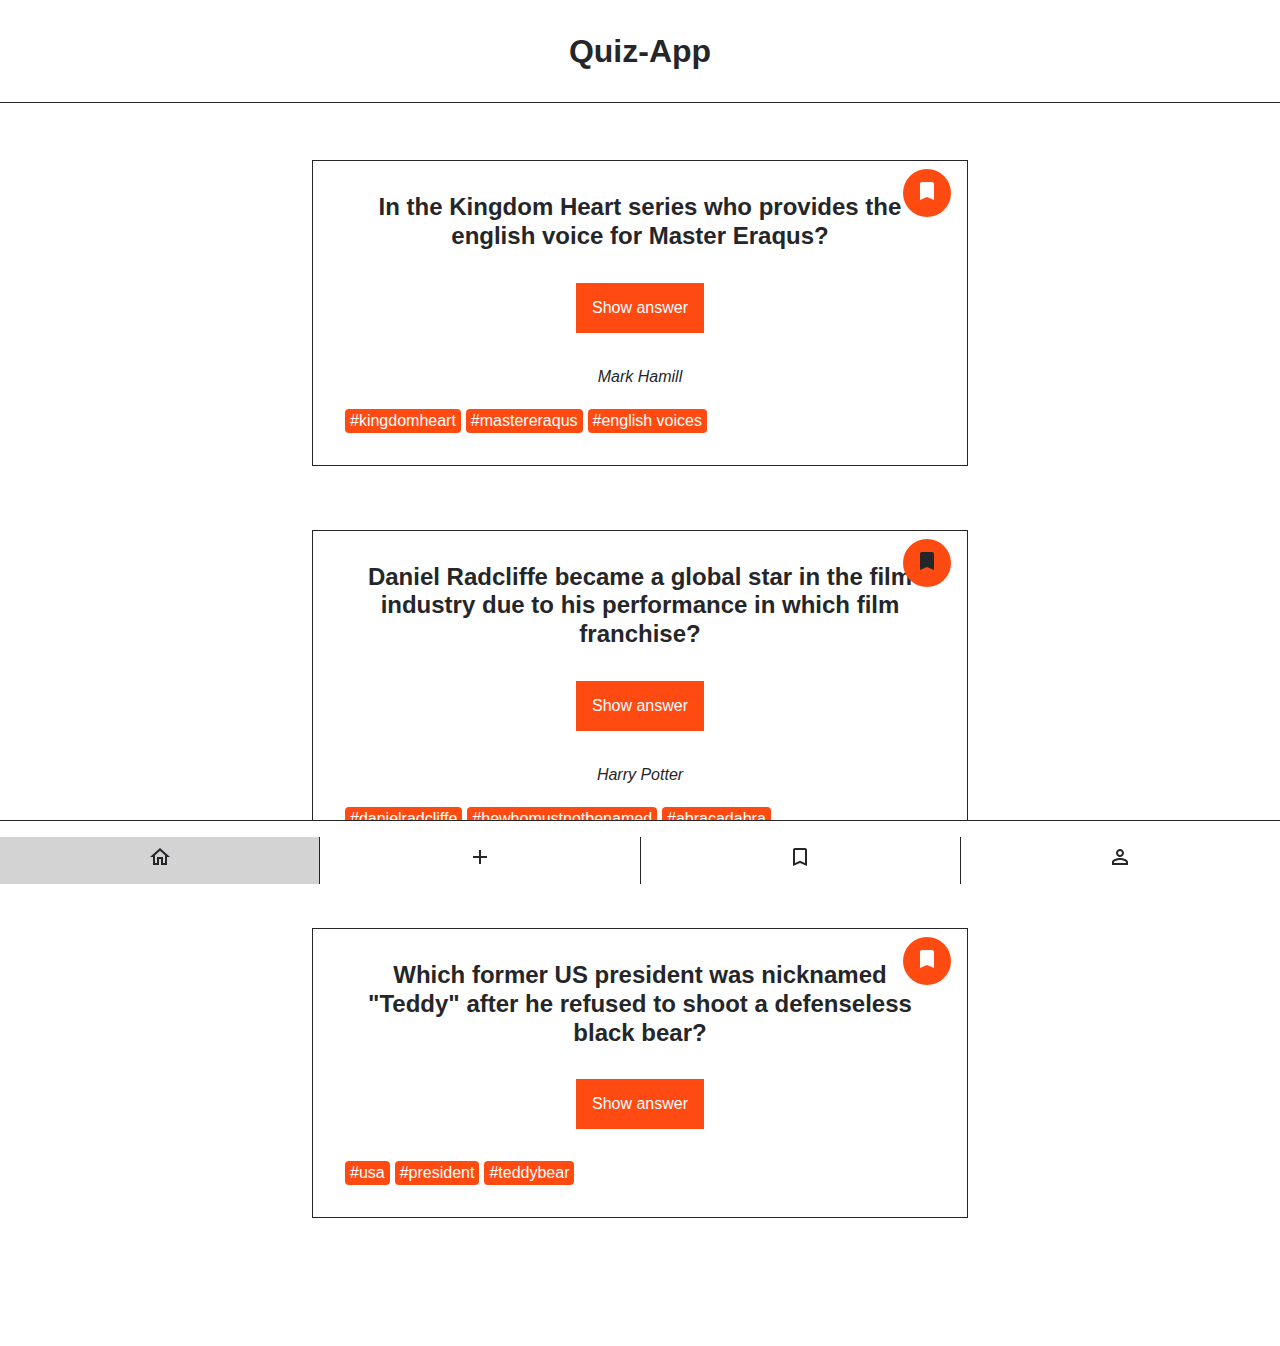
<file: index.html>
<!DOCTYPE html>
<html lang="en">
  <head>
    <meta charset="UTF-8" />
    <meta http-equiv="X-UA-Compatible" content="IE=edge" />
    <meta name="viewport" content="width=device-width, initial-scale=1.0" />
    <title>Quiz-App</title>
    <link rel="stylesheet" href="./styles.css" />
    <script src="index.js" defer></script>
  </head>
  <body>
    <header class="header">
      <h1 class="header__title">Quiz-App</h1>
    </header>
    <main>
      <ul class="card-list">
        <!--
                FIRST CARD
              -->
        <li class="card-list__item">
          <article class="card">
            <h2 class="card__question">
              In the Kingdom Heart series who provides the english voice for
              Master Eraqus?
            </h2>
            <button
              class="card__button-answer"
              type="button"
              data-js="answerButton"
            >
              Show answer
            </button>
            <p class="card__answer card__answer--active" data-js="answer">
              Mark Hamill
            </p>
            <ul class="card__tag-list">
              <li class="card__tag-list-item">#kingdomheart</li>
              <li class="card__tag-list-item">#mastereraqus</li>
              <li class="card__tag-list-item">#english voices</li>
            </ul>
            <div class="card__button-bookmark">
              <button
                class="bookmark"
                aria-label="bookmark"
                type="button"
                data-js="bookmark-button"
              >
                <svg
                  class="bookmark__icon"
                  xmlns="http://www.w3.org/2000/svg"
                  height="24px"
                  viewbox="0 0 24 24"
                  width="24px"
                  fill="#000000"
                >
                  <path d="M0 0h24v24H0V0z" fill="none" />
                  <path
                    d="M17 3H7c-1.1 0-2 .9-2 2v16l7-3 7 3V5c0-1.1-.9-2-2-2z"
                  />
                </svg>
              </button>
            </div>
          </article>
        </li>
        <!--
                SECOND CARD
              -->
        <li class="card-list__item">
          <article class="card">
            <h2 class="card__question">
              Daniel Radcliffe became a global star in the film industry due to
              his performance in which film franchise?
            </h2>
            <button class="card__button-answer" type="button">
              Show answer
            </button>
            <p class="card__answer card__answer--active">Harry Potter</p>
            <ul class="card__tag-list">
              <li class="card__tag-list-item">#danielradcliffe</li>
              <li class="card__tag-list-item">#hewhomustnotbenamed</li>
              <li class="card__tag-list-item">#abracadabra</li>
            </ul>
            <div class="card__button-bookmark">
              <button
                class="bookmark bookmark--active"
                aria-label="bookmark"
                type="button"
              >
                <svg
                  class="bookmark__icon"
                  xmlns="http://www.w3.org/2000/svg"
                  height="24px"
                  viewbox="0 0 24 24"
                  width="24px"
                  fill="#000000"
                >
                  <path d="M0 0h24v24H0V0z" fill="none" />
                  <path
                    d="M17 3H7c-1.1 0-2 .9-2 2v16l7-3 7 3V5c0-1.1-.9-2-2-2z"
                  />
                </svg>
              </button>
            </div>
          </article>
        </li>
        <!--
                THIRD CARD
              -->
        <li class="card-list__item">
          <article class="card">
            <h2 class="card__question">
              Which former US president was nicknamed &quot;Teddy&quot; after he
              refused to shoot a defenseless black bear?
            </h2>
            <button class="card__button-answer" type="button">
              Show answer
            </button>
            <p class="card__answer">Theodore Roosevelt</p>
            <ul class="card__tag-list">
              <li class="card__tag-list-item">#usa</li>
              <li class="card__tag-list-item">#president</li>
              <li class="card__tag-list-item">#teddybear</li>
            </ul>
            <div class="card__button-bookmark">
              <button class="bookmark" type="button">
                <svg
                  class="bookmark__icon"
                  xmlns="http://www.w3.org/2000/svg"
                  height="24px"
                  viewbox="0 0 24 24"
                  width="24px"
                  fill="#000000"
                >
                  <path d="M0 0h24v24H0V0z" fill="none" />
                  <path
                    d="M17 3H7c-1.1 0-2 .9-2 2v16l7-3 7 3V5c0-1.1-.9-2-2-2z"
                  />
                </svg>
              </button>
            </div>
          </article>
        </li>
      </ul>
    </main>

    <nav class="navigation">
      <ul class="navigation__list">
        <li class="navigation__list-item active">
          <a
            class="navigation__link"
            href="/index.html"
            aria-label="go to home page"
          >
            <svg
              xmlns="http://www.w3.org/2000/svg"
              height="24px"
              viewbox="0 0 24 24"
              width="24px"
              fill="#000000"
            >
              <path d="M0 0h24v24H0V0z" fill="none" />
              <path
                d="M12 5.69l5 4.5V18h-2v-6H9v6H7v-7.81l5-4.5M12 3L2 12h3v8h6v-6h2v6h6v-8h3L12 3z"
              />
            </svg>
          </a>
        </li>
        <li class="navigation__list-item">
          <a
            class="navigation__link"
            href="/form.html"
            aria-label="go to bookmarks page"
          >
            <svg
              xmlns="http://www.w3.org/2000/svg"
              height="24px"
              viewbox="0 0 24 24"
              width="24px"
              fill="#000000"
            >
              <path d="M0 0h24v24H0V0z" fill="none" />
              <path d="M19 13h-6v6h-2v-6H5v-2h6V5h2v6h6v2z" />
            </svg>
          </a>
        </li>
        <li class="navigation__list-item">
          <a
            class="navigation__link"
            href="/bookmarks.html"
            aria-label="go to bookmarks page"
          >
            <svg
              xmlns="http://www.w3.org/2000/svg"
              height="24px"
              viewbox="0 0 24 24"
              width="24px"
              fill="#000000"
            >
              <path d="M0 0h24v24H0V0z" fill="none" />
              <path
                d="M17 3H7c-1.1 0-2 .9-2 2v16l7-3 7 3V5c0-1.1-.9-2-2-2zm0 15l-5-2.18L7 18V5h10v13z"
              />
            </svg>
          </a>
        </li>
        <li class="navigation__list-item">
          <a
            class="navigation__link"
            href="/profile.html"
            aria-label="go to profile page"
          >
            <svg
              xmlns="http://www.w3.org/2000/svg"
              height="24px"
              viewbox="0 0 24 24"
              width="24px"
              fill="#000000"
            >
              <path d="M0 0h24v24H0V0z" fill="none" />
              <path
                d="M12 6c1.1 0 2 .9 2 2s-.9 2-2 2-2-.9-2-2 .9-2 2-2m0 9c2.7 0 5.8 1.29 6 2v1H6v-.99c.2-.72 3.3-2.01 6-2.01m0-11C9.79 4 8 5.79 8 8s1.79 4 4 4 4-1.79 4-4-1.79-4-4-4zm0 9c-2.67 0-8 1.34-8 4v3h16v-3c0-2.66-5.33-4-8-4z"
              />
            </svg>
          </a>
        </li>
      </ul>
    </nav>
  </body>
</html>
</file>
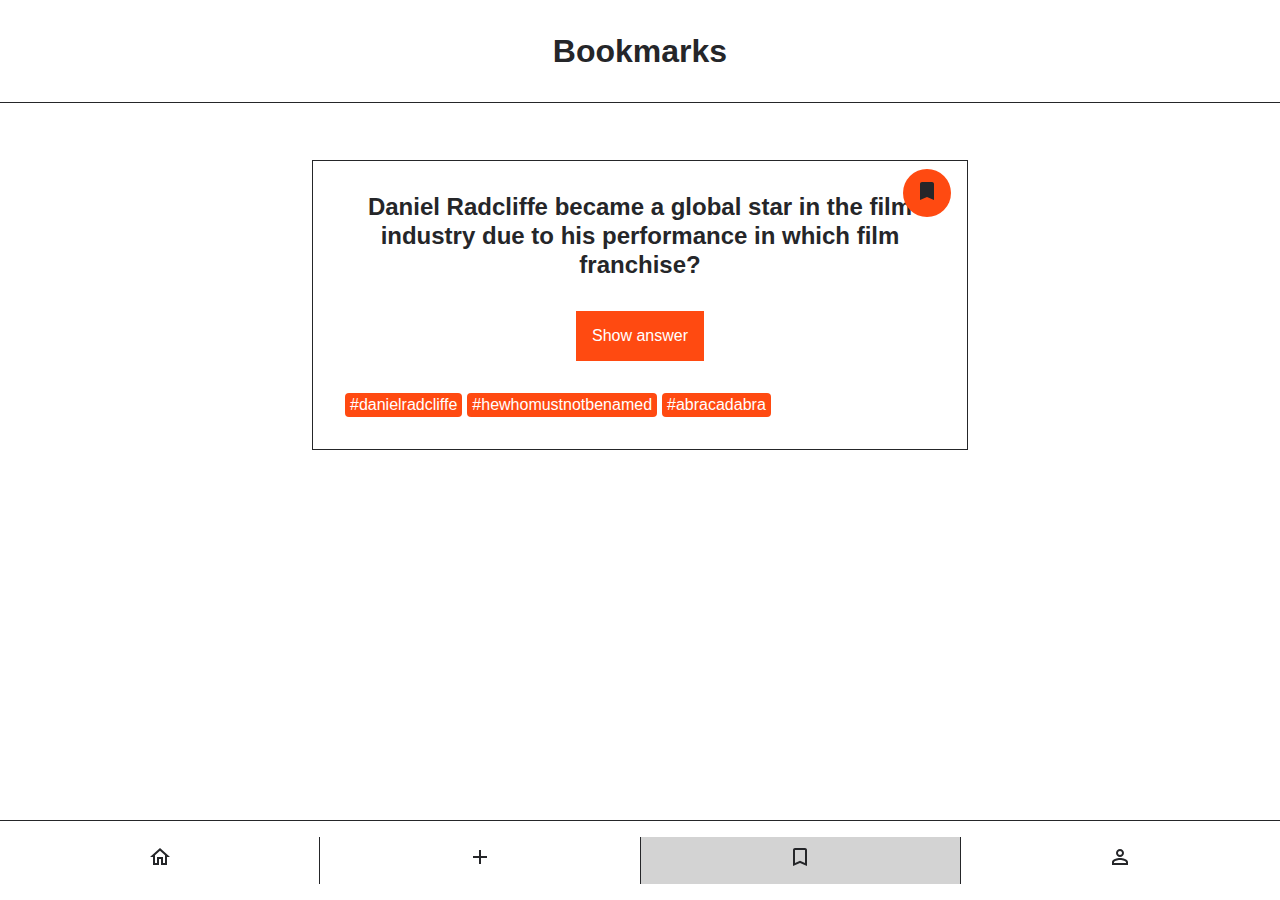
<file: bookmarks.html>
<!DOCTYPE html>
<html lang="en">
  <head>
    <meta charset="UTF-8" />
    <meta http-equiv="X-UA-Compatible" content="IE=edge" />
    <meta name="viewport" content="width=device-width, initial-scale=1.0" />
    <title>Quiz-App</title>
    <link rel="stylesheet" href="./styles.css" />
  </head>
  <body>
    <header class="header">
      <h1 class="header__title">Bookmarks</h1>
    </header>
    <main>
      <ul class="card-list">
        <li class="card-list__item">
          <article class="card">
            <h2 class="card__question">
              Daniel Radcliffe became a global star in the film industry due to
              his performance in which film franchise?
            </h2>
            <button class="card__button-answer" type="button">
              Show answer
            </button>
            <p class="card__answer">Harry Potter</p>
            <ul class="card__tag-list">
              <li class="card__tag-list-item">#danielradcliffe</li>
              <li class="card__tag-list-item">#hewhomustnotbenamed</li>
              <li class="card__tag-list-item">#abracadabra</li>
            </ul>
            <div class="card__button-bookmark">
              <button
                class="bookmark bookmark--active"
                aria-label="bookmark"
                type="button"
              >
                <svg
                  class="bookmark__icon"
                  xmlns="http://www.w3.org/2000/svg"
                  height="24px"
                  viewbox="0 0 24 24"
                  width="24px"
                  fill="#000000"
                >
                  <path d="M0 0h24v24H0V0z" fill="none" />
                  <path
                    d="M17 3H7c-1.1 0-2 .9-2 2v16l7-3 7 3V5c0-1.1-.9-2-2-2z"
                  />
                </svg>
              </button>
            </div>
          </article>
        </li>
      </ul>
    </main>

    <nav class="navigation">
      <ul class="navigation__list">
        <li class="navigation__list-item">
          <a
            class="navigation__link"
            href="/index.html"
            aria-label="go to home page"
          >
            <svg
              xmlns="http://www.w3.org/2000/svg"
              height="24px"
              viewbox="0 0 24 24"
              width="24px"
              fill="#000000"
            >
              <path d="M0 0h24v24H0V0z" fill="none" />
              <path
                d="M12 5.69l5 4.5V18h-2v-6H9v6H7v-7.81l5-4.5M12 3L2 12h3v8h6v-6h2v6h6v-8h3L12 3z"
              />
            </svg>
          </a>
        </li>
        <li class="navigation__list-item">
          <a
            class="navigation__link"
            href="/form.html"
            aria-label="go to bookmarks page"
          >
            <svg
              xmlns="http://www.w3.org/2000/svg"
              height="24px"
              viewbox="0 0 24 24"
              width="24px"
              fill="#000000"
            >
              <path d="M0 0h24v24H0V0z" fill="none" />
              <path d="M19 13h-6v6h-2v-6H5v-2h6V5h2v6h6v2z" />
            </svg>
          </a>
        </li>
        <li class="navigation__list-item active">
          <a
            class="navigation__link"
            href="/bookmarks.html"
            aria-label="go to bookmarks page"
          >
            <svg
              xmlns="http://www.w3.org/2000/svg"
              height="24px"
              viewbox="0 0 24 24"
              width="24px"
              fill="#000000"
            >
              <path d="M0 0h24v24H0V0z" fill="none" />
              <path
                d="M17 3H7c-1.1 0-2 .9-2 2v16l7-3 7 3V5c0-1.1-.9-2-2-2zm0 15l-5-2.18L7 18V5h10v13z"
              />
            </svg>
          </a>
        </li>
        <li class="navigation__list-item">
          <a
            class="navigation__link"
            href="/profile.html"
            aria-label="go to profile page"
          >
            <svg
              xmlns="http://www.w3.org/2000/svg"
              height="24px"
              viewbox="0 0 24 24"
              width="24px"
              fill="#000000"
            >
              <path d="M0 0h24v24H0V0z" fill="none" />
              <path
                d="M12 6c1.1 0 2 .9 2 2s-.9 2-2 2-2-.9-2-2 .9-2 2-2m0 9c2.7 0 5.8 1.29 6 2v1H6v-.99c.2-.72 3.3-2.01 6-2.01m0-11C9.79 4 8 5.79 8 8s1.79 4 4 4 4-1.79 4-4-1.79-4-4-4zm0 9c-2.67 0-8 1.34-8 4v3h16v-3c0-2.66-5.33-4-8-4z"
              />
            </svg>
          </a>
        </li>
      </ul>
    </nav>
  </body>
</html>
</file>
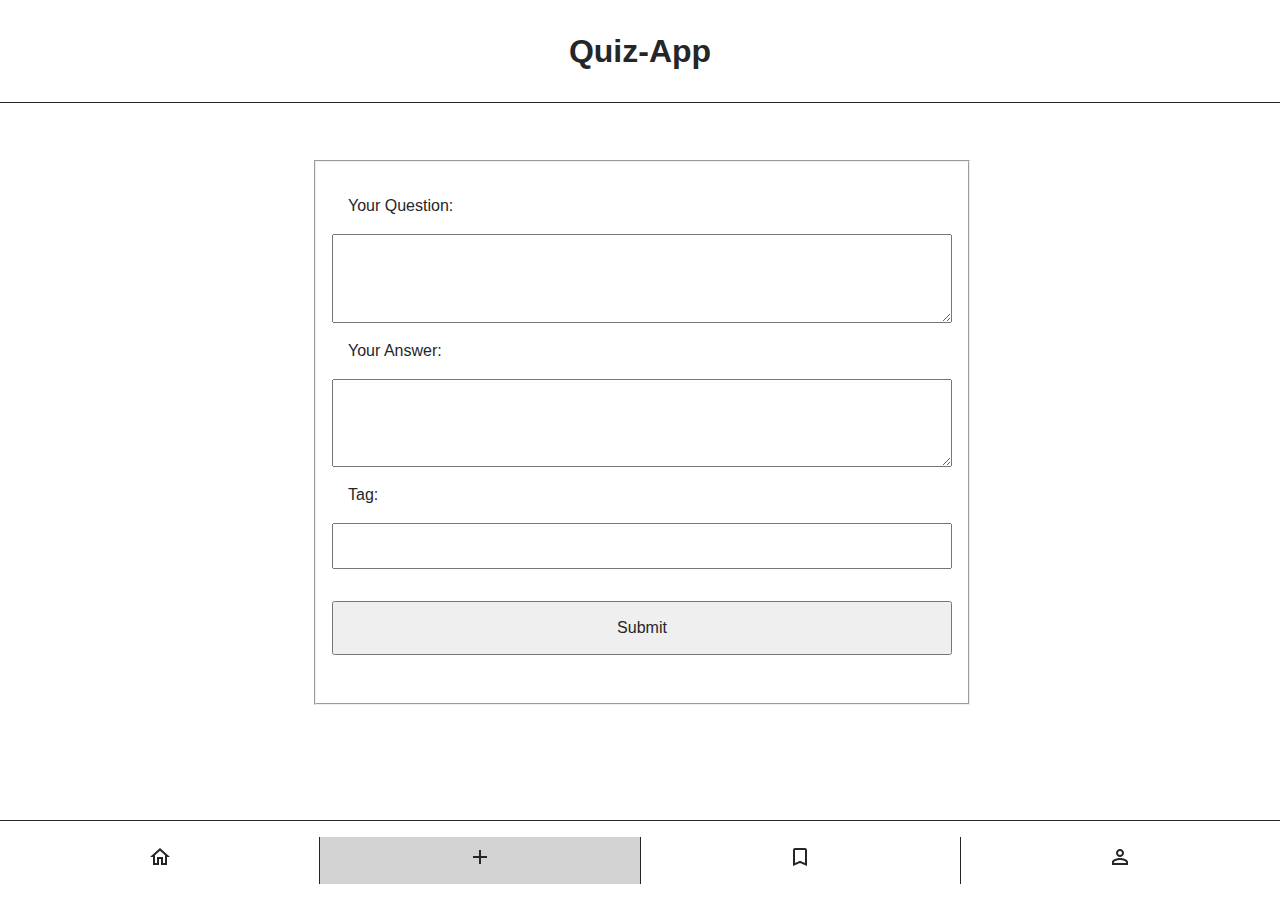
<file: form.html>
<!DOCTYPE html>
<html lang="en">
  <head>
    <meta charset="UTF-8" />
    <meta http-equiv="X-UA-Compatible" content="IE=edge" />
    <meta name="viewport" content="width=device-width, initial-scale=1.0" />
    <title>Quiz-App</title>
    <link rel="stylesheet" href="./styles.css" />
    <script src="form.js" defer></script>
  </head>
  <body>
    <header class="header">
      <h1 class="header__title">Quiz-App</h1>
    </header>

    <main data-js="main">
      <form class="question-form" data-js="question-form">
        <fieldset>
          <label for="question">Your Question:</label>
          <textarea name="question" id="question" cols="30" rows="4"></textarea>
          <label for="answer">Your Answer:</label>
          <textarea name="answer" id="answer" cols="30" rows="4"></textarea>
          <label for="tag">Tag:</label>
          <input name="tag" type="text" id="tag" />

          <button type="submit">Submit</button>
        </fieldset>
      </form>
    </main>

    <nav class="navigation">
      <ul class="navigation__list">
        <li class="navigation__list-item">
          <a
            class="navigation__link"
            href="/index.html"
            aria-label="go to home page"
          >
            <svg
              xmlns="http://www.w3.org/2000/svg"
              height="24px"
              viewbox="0 0 24 24"
              width="24px"
              fill="#000000"
            >
              <path d="M0 0h24v24H0V0z" fill="none" />
              <path
                d="M12 5.69l5 4.5V18h-2v-6H9v6H7v-7.81l5-4.5M12 3L2 12h3v8h6v-6h2v6h6v-8h3L12 3z"
              />
            </svg>
          </a>
        </li>
        <li class="navigation__list-item active">
          <a
            class="navigation__link"
            href="/form.html"
            aria-label="go to bookmarks page"
          >
            <svg
              xmlns="http://www.w3.org/2000/svg"
              height="24px"
              viewbox="0 0 24 24"
              width="24px"
              fill="#000000"
            >
              <path d="M0 0h24v24H0V0z" fill="none" />
              <path d="M19 13h-6v6h-2v-6H5v-2h6V5h2v6h6v2z" />
            </svg>
          </a>
        </li>
        <li class="navigation__list-item">
          <a
            class="navigation__link"
            href="/bookmarks.html"
            aria-label="go to bookmarks page"
          >
            <svg
              xmlns="http://www.w3.org/2000/svg"
              height="24px"
              viewbox="0 0 24 24"
              width="24px"
              fill="#000000"
            >
              <path d="M0 0h24v24H0V0z" fill="none" />
              <path
                d="M17 3H7c-1.1 0-2 .9-2 2v16l7-3 7 3V5c0-1.1-.9-2-2-2zm0 15l-5-2.18L7 18V5h10v13z"
              />
            </svg>
          </a>
        </li>
        <li class="navigation__list-item">
          <a
            class="navigation__link"
            href="/profile.html"
            aria-label="go to profile page"
          >
            <svg
              xmlns="http://www.w3.org/2000/svg"
              height="24px"
              viewbox="0 0 24 24"
              width="24px"
              fill="#000000"
            >
              <path d="M0 0h24v24H0V0z" fill="none" />
              <path
                d="M12 6c1.1 0 2 .9 2 2s-.9 2-2 2-2-.9-2-2 .9-2 2-2m0 9c2.7 0 5.8 1.29 6 2v1H6v-.99c.2-.72 3.3-2.01 6-2.01m0-11C9.79 4 8 5.79 8 8s1.79 4 4 4 4-1.79 4-4-1.79-4-4-4zm0 9c-2.67 0-8 1.34-8 4v3h16v-3c0-2.66-5.33-4-8-4z"
              />
            </svg>
          </a>
        </li>
      </ul>
    </nav>
  </body>
</html>
</file>
<file: styles.css>
@import "./global.css";

@import "./components/bookmark/bookmark.css";
@import "./components/card-list/card-list.css";
@import "./components/card/card.css";
@import "./components/header/header.css";
@import "./components/navigation/navigation.css";
@import "./components/profile/profile.css";
@import "./components/counter-list/counter-list.css";
@import "./components/question-form/question-form.css";
</file>
